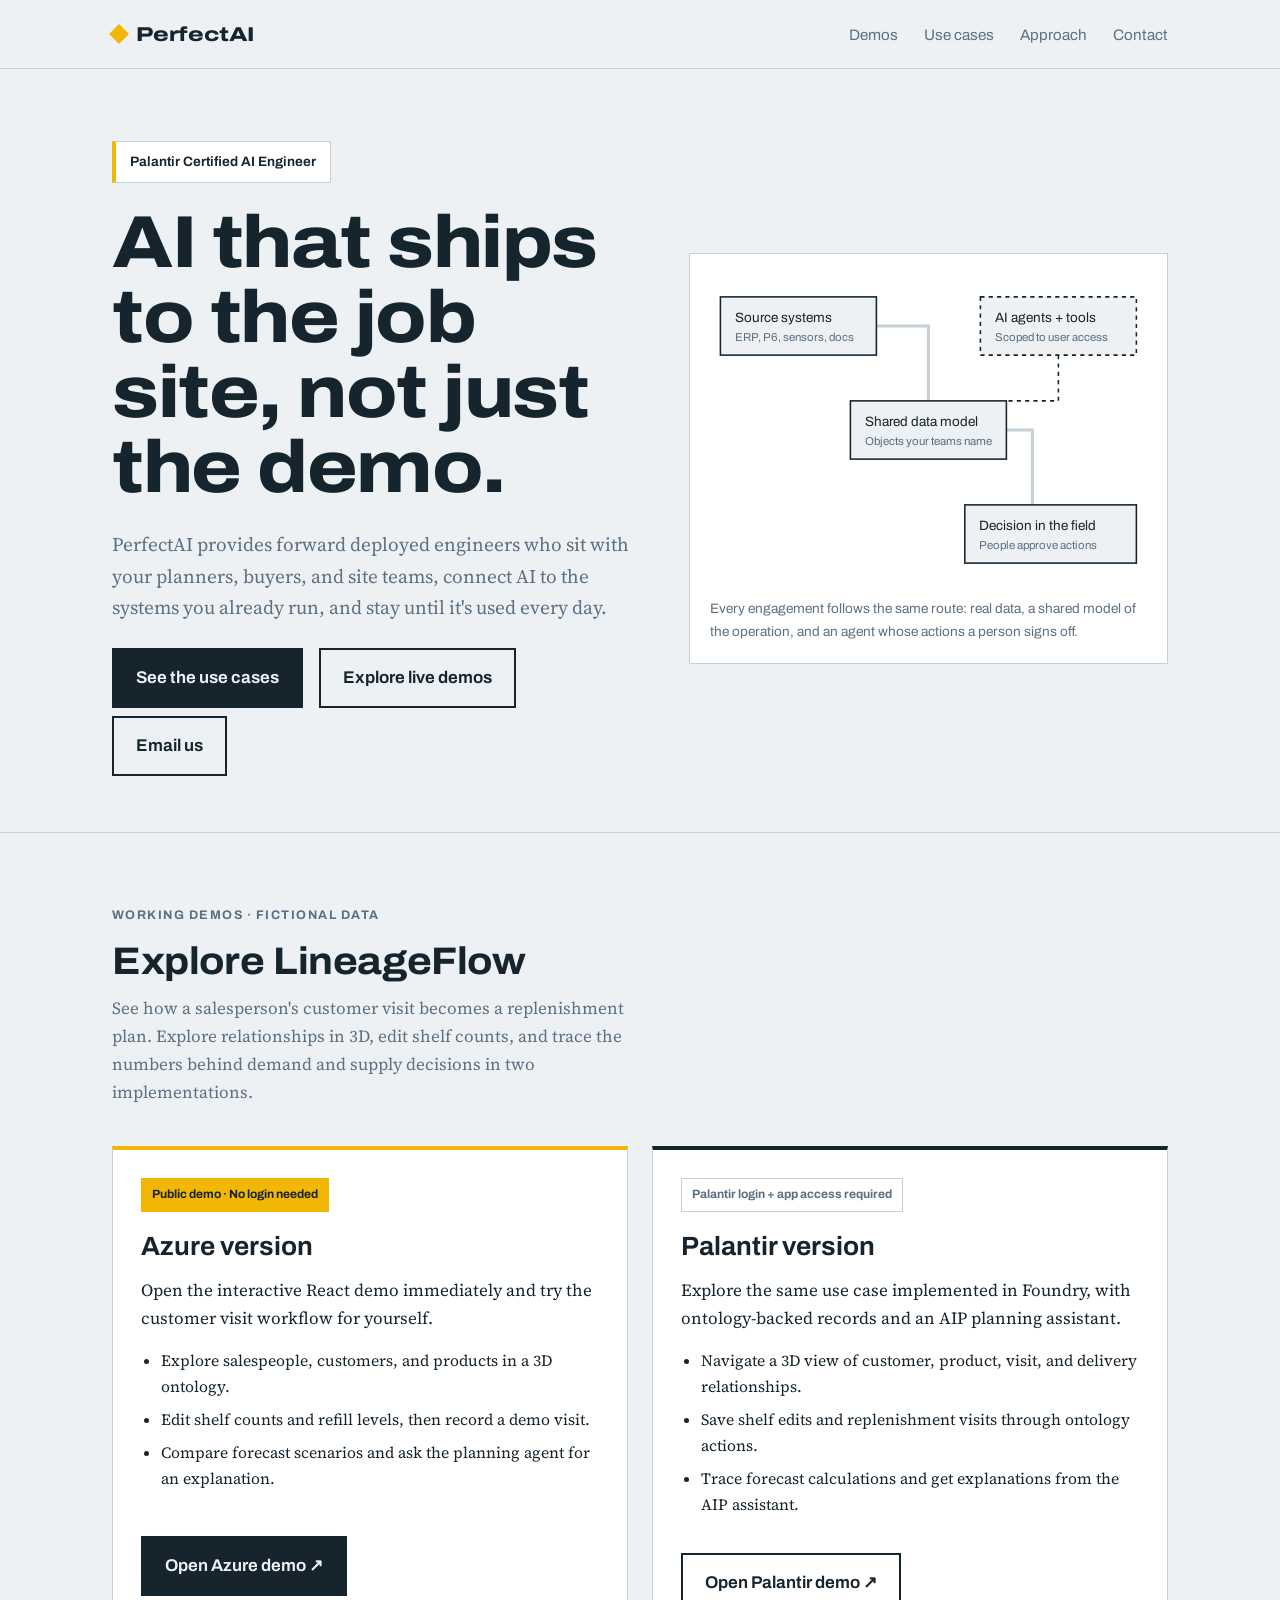
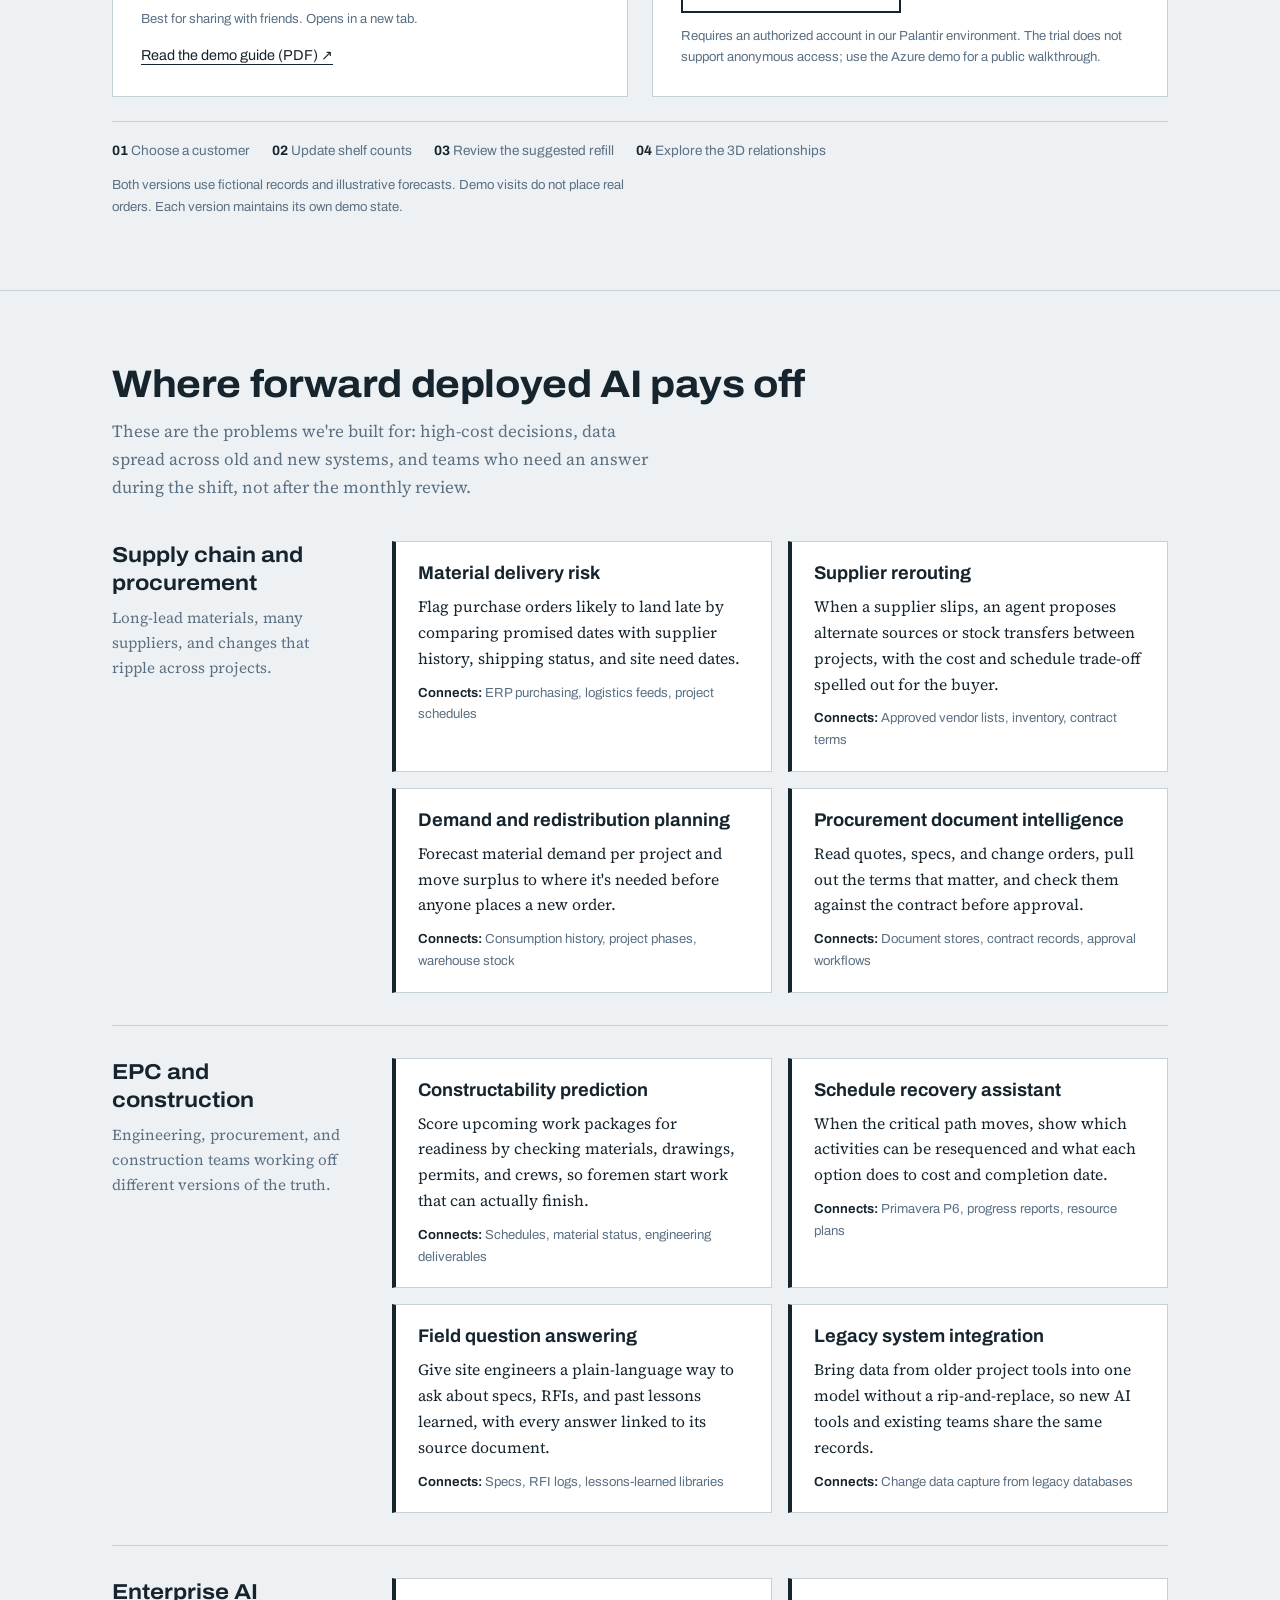
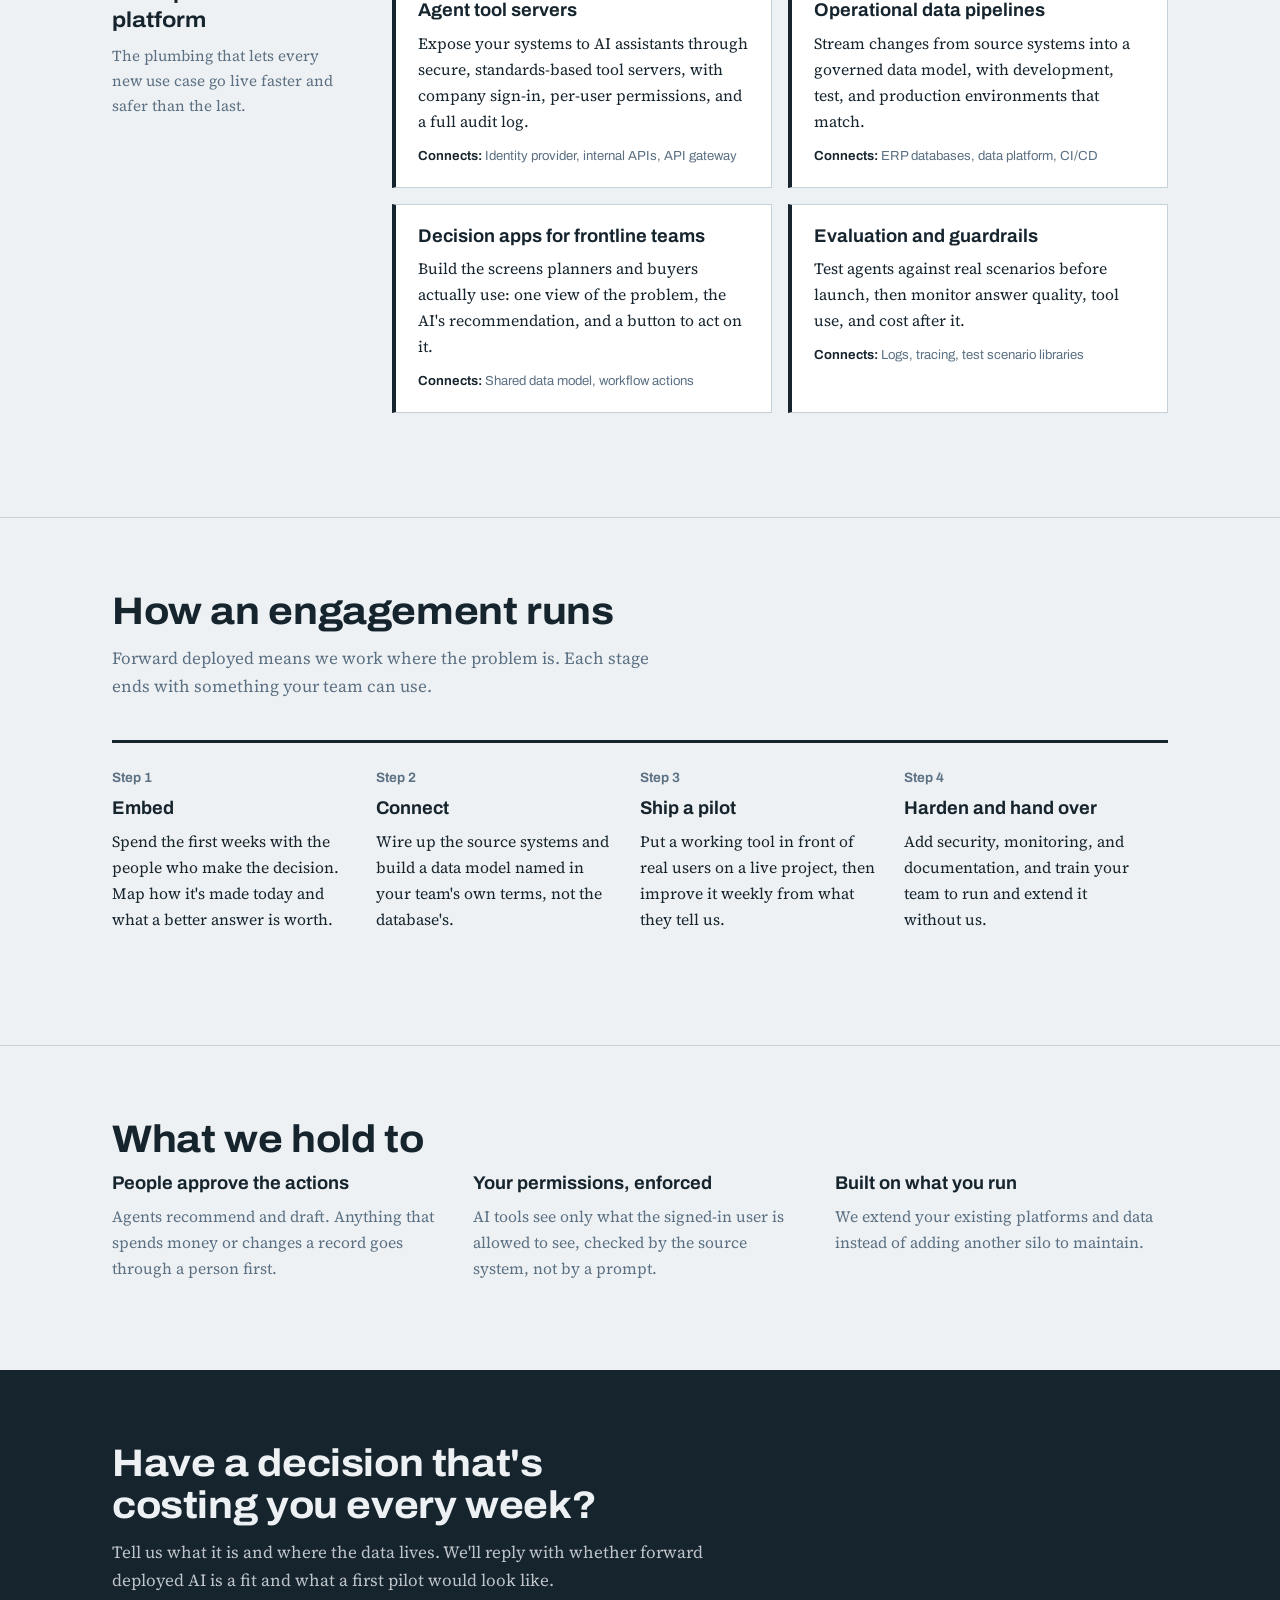
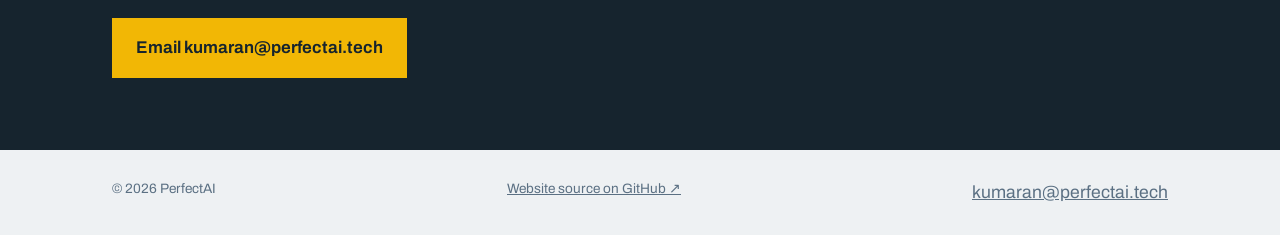
<file: index.html>
<!doctype html>
<html lang="en">
<head>
<meta charset="utf-8">
<meta name="viewport" content="width=device-width, initial-scale=1">
<title>PerfectAI — AI forward deployed engineering</title>
<meta name="description" content="PerfectAI embeds forward deployed engineers with your teams to put AI into production across supply chain, EPC, and industrial operations.">
<link rel="preconnect" href="https://fonts.googleapis.com">
<link rel="preconnect" href="https://fonts.gstatic.com" crossorigin>
<link href="https://fonts.googleapis.com/css2?family=Archivo:wdth,wght@62..125,400..800&family=Source+Serif+4:opsz,wght@8..60,400;8..60,600&display=swap" rel="stylesheet">
<style>
:root{
  --ink:#16242E;      /* deep slate */
  --paper:#EEF1F3;    /* cool site-office paper */
  --steel:#5B7083;    /* secondary text */
  --line:#C6D0D7;     /* rules and outlines */
  --signal:#F2B705;   /* safety yellow, used sparingly */
  --panel:#FFFFFF;
  --maxw:1120px;
}
@media (prefers-color-scheme: dark){
  :root:not([data-theme="light"]){
    --ink:#E6ECEF; --paper:#121C23; --steel:#93A6B5; --line:#2B3A45; --panel:#17232C;
  }
}
:root[data-theme="dark"]{--ink:#E6ECEF; --paper:#121C23; --steel:#93A6B5; --line:#2B3A45; --panel:#17232C;}

*{box-sizing:border-box}
html{scroll-behavior:smooth}
@media (prefers-reduced-motion: reduce){html{scroll-behavior:auto}*{animation:none!important;transition:none!important}}
body{margin:0;background:var(--paper);color:var(--ink);font-family:"Source Serif 4",Georgia,serif;font-size:1.0625rem;line-height:1.65}
a{color:inherit}
a:focus-visible,button:focus-visible{outline:3px solid var(--signal);outline-offset:3px}
.wrap{max-width:var(--maxw);margin:0 auto;padding:0 16px}
@media (min-width:720px){.wrap{padding:0 32px}}

h1,h2,h3,.sans{font-family:"Archivo",system-ui,sans-serif}
h1{font-variation-settings:"wdth" 112;font-weight:780;font-size:clamp(2.4rem,6.4vw,4.6rem);line-height:1.02;letter-spacing:-0.02em;margin:0 0 24px;max-width:15ch}
h2{font-variation-settings:"wdth" 108;font-weight:720;font-size:clamp(1.7rem,3.6vw,2.4rem);line-height:1.1;letter-spacing:-0.01em;margin:0 0 12px}
h3{font-weight:680;font-size:1.15rem;line-height:1.3;margin:0 0 8px}
p{margin:0 0 16px;max-width:66ch}

/* header */
header.top{border-bottom:1px solid var(--line)}
header.top .wrap{display:flex;align-items:center;justify-content:space-between;height:68px;gap:16px}
.mark{font-family:"Archivo",sans-serif;font-variation-settings:"wdth" 125;font-weight:800;font-size:1.25rem;text-decoration:none;letter-spacing:-0.01em;display:flex;align-items:center;gap:10px}
.mark i{display:inline-block;width:14px;height:14px;background:var(--signal);transform:rotate(45deg)}
nav a{font-family:"Archivo",sans-serif;font-size:.95rem;text-decoration:none;margin-left:22px;color:var(--steel)}
nav a:hover{color:var(--ink)}
@media (max-width:640px){nav a:not(.cta-link){display:none}nav a{margin-left:14px;font-size:.85rem}}

/* hero */
.hero{padding:72px 0 56px}
.hero-grid{display:grid;gap:48px}
@media (min-width:960px){.hero-grid{grid-template-columns:1.05fr .95fr;align-items:center}}
.lede{font-size:1.2rem;color:var(--steel);max-width:52ch}
.credential{display:inline-block;font-family:"Archivo",sans-serif;font-size:.85rem;font-weight:650;line-height:1.45;padding:10px 14px;border:1px solid var(--line);border-left:4px solid var(--signal);background:var(--panel);margin:0 0 22px}
.btn{display:inline-block;font-family:"Archivo",sans-serif;font-weight:650;text-decoration:none;padding:14px 22px;border:2px solid var(--ink);background:var(--ink);color:var(--paper);margin:8px 12px 0 0}
.btn.ghost{background:transparent;color:var(--ink)}

/* the route diagram: the one bold element */
.route{background:var(--panel);border:1px solid var(--line);padding:20px}
.route svg{width:100%;height:auto;display:block}
.route figcaption{font-family:"Archivo",sans-serif;font-size:.85rem;color:var(--steel);margin-top:12px}
.r-node rect{fill:var(--paper);stroke:var(--ink);stroke-width:1.5}
.r-node text{font-family:"Archivo",sans-serif;font-size:13px;fill:var(--ink)}
.r-node .sub{font-size:11px;fill:var(--steel)}
.r-path{fill:none;stroke:var(--line);stroke-width:3}
.r-live{fill:none;stroke:var(--signal);stroke-width:3;stroke-dasharray:14 400;animation:run 3.2s linear 1s 2 both}
@keyframes run{from{stroke-dashoffset:414}to{stroke-dashoffset:0}}

/* sections */
section{padding:72px 0;border-top:1px solid var(--line)}
.intro{color:var(--steel);max-width:60ch;margin-bottom:40px}

/* working demos */
.eyebrow{font-family:"Archivo",sans-serif;font-size:.78rem;font-weight:700;letter-spacing:.12em;text-transform:uppercase;color:var(--steel);margin-bottom:14px}
.demo-grid{display:grid;gap:24px}
@media (min-width:760px){.demo-grid{grid-template-columns:1fr 1fr}}
.demo-card{display:flex;flex-direction:column;padding:28px;background:var(--panel);border:1px solid var(--line);border-top:4px solid var(--ink);min-width:0}
.demo-card.public{border-top-color:var(--signal)}
.demo-card h3{font-size:1.65rem;margin:18px 0 12px}
.demo-card ul{padding-left:20px;margin:0 0 20px;font-size:.98rem}
.demo-card li{margin-bottom:7px}
.demo-badge{align-self:flex-start;font-family:"Archivo",sans-serif;font-size:.75rem;font-weight:700;padding:6px 10px;border:1px solid var(--line);color:var(--steel)}
.public .demo-badge{background:var(--signal);border-color:var(--signal);color:#16242E}
.demo-actions{margin-top:auto}
.demo-actions .btn{margin-right:0}
.demo-note{font-family:"Archivo",sans-serif;font-size:.82rem;color:var(--steel);margin:12px 0 0}
.demo-guide{display:inline-block;margin-top:14px;font-family:"Archivo",sans-serif;font-size:.9rem;text-underline-offset:4px}
.demo-workflow{display:flex;flex-wrap:wrap;gap:10px 22px;padding:18px 0 0;margin:24px 0 0;border-top:1px solid var(--line);list-style:none;font-family:"Archivo",sans-serif;font-size:.85rem;color:var(--steel)}
.demo-workflow b{color:var(--ink)}

/* use cases: grouped by domain, a domain column then its cases */
.domain{display:grid;gap:24px;padding:32px 0;border-top:1px solid var(--line)}
.domain:first-of-type{border-top:0;padding-top:0}
@media (min-width:880px){.domain{grid-template-columns:240px 1fr;gap:40px}}
.domain-name h3{font-variation-settings:"wdth" 110;font-size:1.35rem}
.domain-name p{color:var(--steel);font-size:.95rem}
.cases{display:grid;gap:16px}
@media (min-width:720px){.cases{grid-template-columns:1fr 1fr}}
.case{background:var(--panel);border:1px solid var(--line);border-left:4px solid var(--ink);padding:20px 22px}
.case p{font-size:.98rem;margin-bottom:10px}
.case .sys{font-family:"Archivo",sans-serif;font-size:.82rem;color:var(--steel);margin:0}
.case .sys b{font-weight:650;color:var(--ink)}

/* approach: a real sequence, so numbered */
.steps{list-style:none;padding:0;margin:0;display:grid;gap:0;counter-reset:s}
@media (min-width:880px){.steps{grid-template-columns:repeat(4,1fr)}}
.steps li{counter-increment:s;padding:24px 20px 24px 0;border-top:3px solid var(--ink)}
@media (min-width:880px){.steps li{padding-right:28px}}
.steps li::before{content:"Step " counter(s);display:block;font-family:"Archivo",sans-serif;font-weight:650;font-size:.85rem;color:var(--steel);margin-bottom:8px}
.steps p{font-size:.98rem}

/* principles */
.principles{display:grid;gap:28px}
@media (min-width:720px){.principles{grid-template-columns:repeat(3,1fr)}}
.principles p{font-size:.98rem;color:var(--steel)}

/* contact */
.contact{background:var(--ink);color:var(--paper);border-top:0}
.contact h2{max-width:20ch}
.contact p{color:color-mix(in srgb,var(--paper) 78%,transparent)}
.contact .btn{background:var(--signal);border-color:var(--signal);color:#16242E}
.mail{font-family:"Archivo",sans-serif;font-size:1.1rem}

footer{padding:28px 0;font-family:"Archivo",sans-serif;font-size:.85rem;color:var(--steel)}
footer .wrap{display:flex;flex-wrap:wrap;justify-content:space-between;gap:12px}
</style>
</head>
<body>

<header class="top">
  <div class="wrap">
    <a class="mark" href="#top" aria-label="PerfectAI home"><i aria-hidden="true"></i>PerfectAI</a>
    <nav aria-label="Main">
      <a class="cta-link" href="#demos">Demos</a>
      <a href="#use-cases">Use cases</a>
      <a href="#approach">Approach</a>
      <a class="cta-link" href="#contact">Contact</a>
    </nav>
  </div>
</header>

<main id="top">
  <div class="hero">
    <div class="wrap hero-grid">
      <div>
        <p class="credential">Palantir Certified AI Engineer</p>
        <h1>AI that ships to the job site, not just the demo.</h1>
        <p class="lede">PerfectAI provides forward deployed engineers who sit with your planners, buyers, and site teams, connect AI to the systems you already run, and stay until it's used every day.</p>
        <a class="btn" href="#use-cases">See the use cases</a>
        <a class="btn ghost" href="#demos">Explore live demos</a>
        <a class="btn ghost" href="mailto:kumaran@perfectai.tech">Email us</a>
      </div>

      <figure class="route" style="margin:0">
        <svg viewBox="0 0 420 300" role="img" aria-labelledby="routeTitle">
          <title id="routeTitle">How a forward deployed engagement connects source systems to a decision in the field</title>
          <path class="r-path" d="M110 50 H210 V150 H310 V250"/>
          <path class="r-live" d="M110 50 H210 V150 H310 V250"/>
          <g class="r-node"><rect x="10" y="22" width="150" height="56"/><text x="24" y="46">Source systems</text><text class="sub" x="24" y="64">ERP, P6, sensors, docs</text></g>
          <g class="r-node"><rect x="135" y="122" width="150" height="56"/><text x="149" y="146">Shared data model</text><text class="sub" x="149" y="164">Objects your teams name</text></g>
          <g class="r-node"><rect x="245" y="222" width="165" height="56"/><text x="259" y="246">Decision in the field</text><text class="sub" x="259" y="264">People approve actions</text></g>
          <g class="r-node"><rect x="260" y="22" width="150" height="56" style="stroke-dasharray:4 4"/><text x="274" y="46">AI agents + tools</text><text class="sub" x="274" y="64">Scoped to user access</text></g>
          <path d="M335 78 V122 H285" fill="none" stroke="var(--ink)" stroke-width="1.5" stroke-dasharray="4 4"/>
        </svg>
        <figcaption>Every engagement follows the same route: real data, a shared model of the operation, and an agent whose actions a person signs off.</figcaption>
      </figure>
    </div>
  </div>

  <section id="demos" aria-labelledby="demos-title">
    <div class="wrap">
      <p class="eyebrow">Working demos · fictional data</p>
      <h2 id="demos-title">Explore LineageFlow</h2>
      <p class="intro">See how a salesperson's customer visit becomes a replenishment plan. Explore relationships in 3D, edit shelf counts, and trace the numbers behind demand and supply decisions in two implementations.</p>
      <div class="demo-grid">
        <article class="demo-card public" aria-labelledby="azure-demo-title">
          <span class="demo-badge">Public demo · No login needed</span>
          <h3 id="azure-demo-title">Azure version</h3>
          <p>Open the interactive React demo immediately and try the customer visit workflow for yourself.</p>
          <ul>
            <li>Explore salespeople, customers, and products in a 3D ontology.</li>
            <li>Edit shelf counts and refill levels, then record a demo visit.</li>
            <li>Compare forecast scenarios and ask the planning agent for an explanation.</li>
          </ul>
          <div class="demo-actions">
            <a class="btn" href="https://ambitious-rock-00a160e10.2.azurestaticapps.net" target="_blank" rel="noopener noreferrer">Open Azure demo ↗</a>
            <p class="demo-note">Best for sharing with friends. Opens in a new tab.</p>
            <a class="demo-guide" href="https://ambitious-rock-00a160e10.2.azurestaticapps.net/LineageFlow-Demo-Guide.pdf" target="_blank" rel="noopener noreferrer">Read the demo guide (PDF) ↗</a>
          </div>
        </article>
        <article class="demo-card" aria-labelledby="palantir-demo-title">
          <span class="demo-badge">Palantir login + app access required</span>
          <h3 id="palantir-demo-title">Palantir version</h3>
          <p>Explore the same use case implemented in Foundry, with ontology-backed records and an AIP planning assistant.</p>
          <ul>
            <li>Navigate a 3D view of customer, product, visit, and delivery relationships.</li>
            <li>Save shelf edits and replenishment visits through ontology actions.</li>
            <li>Trace forecast calculations and get explanations from the AIP assistant.</li>
          </ul>
          <div class="demo-actions">
            <a class="btn ghost" href="https://lineageflow-x6esw3b2xudrht5p.apps.usw-22.palantirfoundry.com" target="_blank" rel="noopener noreferrer">Open Palantir demo ↗</a>
            <p class="demo-note">Requires an authorized account in our Palantir environment. The trial does not support anonymous access; use the Azure demo for a public walkthrough.</p>
          </div>
        </article>
      </div>
      <ol class="demo-workflow" aria-label="Suggested demo walkthrough">
        <li><b>01</b> Choose a customer</li>
        <li><b>02</b> Update shelf counts</li>
        <li><b>03</b> Review the suggested refill</li>
        <li><b>04</b> Explore the 3D relationships</li>
      </ol>
      <p class="demo-note">Both versions use fictional records and illustrative forecasts. Demo visits do not place real orders. Each version maintains its own demo state.</p>
    </div>
  </section>

  <section id="use-cases">
    <div class="wrap">
      <h2>Where forward deployed AI pays off</h2>
      <p class="intro">These are the problems we're built for: high-cost decisions, data spread across old and new systems, and teams who need an answer during the shift, not after the monthly review.</p>

      <div class="domain">
        <div class="domain-name">
          <h3>Supply chain and procurement</h3>
          <p>Long-lead materials, many suppliers, and changes that ripple across projects.</p>
        </div>
        <div class="cases">
          <article class="case">
            <h3>Material delivery risk</h3>
            <p>Flag purchase orders likely to land late by comparing promised dates with supplier history, shipping status, and site need dates.</p>
            <p class="sys"><b>Connects:</b> ERP purchasing, logistics feeds, project schedules</p>
          </article>
          <article class="case">
            <h3>Supplier rerouting</h3>
            <p>When a supplier slips, an agent proposes alternate sources or stock transfers between projects, with the cost and schedule trade-off spelled out for the buyer.</p>
            <p class="sys"><b>Connects:</b> Approved vendor lists, inventory, contract terms</p>
          </article>
          <article class="case">
            <h3>Demand and redistribution planning</h3>
            <p>Forecast material demand per project and move surplus to where it's needed before anyone places a new order.</p>
            <p class="sys"><b>Connects:</b> Consumption history, project phases, warehouse stock</p>
          </article>
          <article class="case">
            <h3>Procurement document intelligence</h3>
            <p>Read quotes, specs, and change orders, pull out the terms that matter, and check them against the contract before approval.</p>
            <p class="sys"><b>Connects:</b> Document stores, contract records, approval workflows</p>
          </article>
        </div>
      </div>

      <div class="domain">
        <div class="domain-name">
          <h3>EPC and construction</h3>
          <p>Engineering, procurement, and construction teams working off different versions of the truth.</p>
        </div>
        <div class="cases">
          <article class="case">
            <h3>Constructability prediction</h3>
            <p>Score upcoming work packages for readiness by checking materials, drawings, permits, and crews, so foremen start work that can actually finish.</p>
            <p class="sys"><b>Connects:</b> Schedules, material status, engineering deliverables</p>
          </article>
          <article class="case">
            <h3>Schedule recovery assistant</h3>
            <p>When the critical path moves, show which activities can be resequenced and what each option does to cost and completion date.</p>
            <p class="sys"><b>Connects:</b> Primavera P6, progress reports, resource plans</p>
          </article>
          <article class="case">
            <h3>Field question answering</h3>
            <p>Give site engineers a plain-language way to ask about specs, RFIs, and past lessons learned, with every answer linked to its source document.</p>
            <p class="sys"><b>Connects:</b> Specs, RFI logs, lessons-learned libraries</p>
          </article>
          <article class="case">
            <h3>Legacy system integration</h3>
            <p>Bring data from older project tools into one model without a rip-and-replace, so new AI tools and existing teams share the same records.</p>
            <p class="sys"><b>Connects:</b> Change data capture from legacy databases</p>
          </article>
        </div>
      </div>

      <div class="domain">
        <div class="domain-name">
          <h3>Enterprise AI platform</h3>
          <p>The plumbing that lets every new use case go live faster and safer than the last.</p>
        </div>
        <div class="cases">
          <article class="case">
            <h3>Agent tool servers</h3>
            <p>Expose your systems to AI assistants through secure, standards-based tool servers, with company sign-in, per-user permissions, and a full audit log.</p>
            <p class="sys"><b>Connects:</b> Identity provider, internal APIs, API gateway</p>
          </article>
          <article class="case">
            <h3>Operational data pipelines</h3>
            <p>Stream changes from source systems into a governed data model, with development, test, and production environments that match.</p>
            <p class="sys"><b>Connects:</b> ERP databases, data platform, CI/CD</p>
          </article>
          <article class="case">
            <h3>Decision apps for frontline teams</h3>
            <p>Build the screens planners and buyers actually use: one view of the problem, the AI's recommendation, and a button to act on it.</p>
            <p class="sys"><b>Connects:</b> Shared data model, workflow actions</p>
          </article>
          <article class="case">
            <h3>Evaluation and guardrails</h3>
            <p>Test agents against real scenarios before launch, then monitor answer quality, tool use, and cost after it.</p>
            <p class="sys"><b>Connects:</b> Logs, tracing, test scenario libraries</p>
          </article>
        </div>
      </div>
    </div>
  </section>

  <section id="approach">
    <div class="wrap">
      <h2>How an engagement runs</h2>
      <p class="intro">Forward deployed means we work where the problem is. Each stage ends with something your team can use.</p>
      <ol class="steps">
        <li><h3>Embed</h3><p>Spend the first weeks with the people who make the decision. Map how it's made today and what a better answer is worth.</p></li>
        <li><h3>Connect</h3><p>Wire up the source systems and build a data model named in your team's own terms, not the database's.</p></li>
        <li><h3>Ship a pilot</h3><p>Put a working tool in front of real users on a live project, then improve it weekly from what they tell us.</p></li>
        <li><h3>Harden and hand over</h3><p>Add security, monitoring, and documentation, and train your team to run and extend it without us.</p></li>
      </ol>
    </div>
  </section>

  <section>
    <div class="wrap">
      <h2>What we hold to</h2>
      <div class="principles">
        <div><h3>People approve the actions</h3><p>Agents recommend and draft. Anything that spends money or changes a record goes through a person first.</p></div>
        <div><h3>Your permissions, enforced</h3><p>AI tools see only what the signed-in user is allowed to see, checked by the source system, not by a prompt.</p></div>
        <div><h3>Built on what you run</h3><p>We extend your existing platforms and data instead of adding another silo to maintain.</p></div>
      </div>
    </div>
  </section>

  <section id="contact" class="contact">
    <div class="wrap">
      <h2>Have a decision that's costing you every week?</h2>
      <p>Tell us what it is and where the data lives. We'll reply with whether forward deployed AI is a fit and what a first pilot would look like.</p>
      <a class="btn" href="mailto:kumaran@perfectai.tech?subject=AI%20use%20case%20enquiry">Email kumaran@perfectai.tech</a>
    </div>
  </section>
</main>

<footer>
  <div class="wrap">
    <span>© 2026 PerfectAI</span>
    <a href="https://github.com/kpkeene/perfectai-site" target="_blank" rel="noopener noreferrer">Website source on GitHub ↗</a>
    <a class="mail" href="mailto:kumaran@perfectai.tech">kumaran@perfectai.tech</a>
  </div>
</footer>

</body>
</html>
</file>
